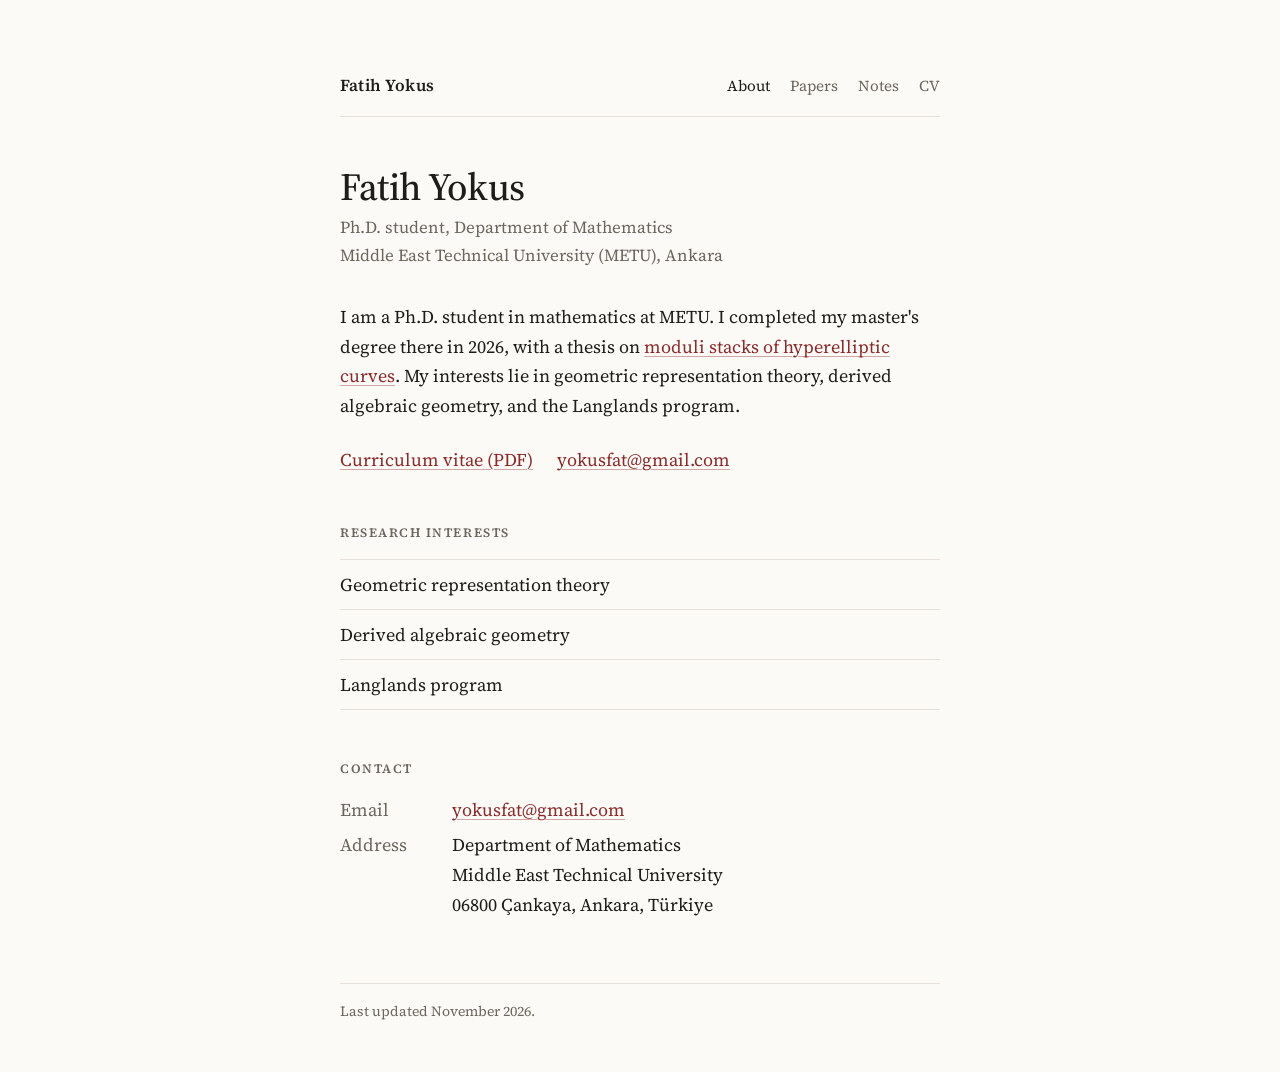
<file: index.html>
<!DOCTYPE html>
<html lang="en">
<head>
  <meta charset="UTF-8">
  <meta name="viewport" content="width=device-width, initial-scale=1.0">
  <title>Fatih Yokus</title>
  <meta name="description" content="Fatih Yokus — Ph.D. student in mathematics at METU, interested in geometric representation theory, derived algebraic geometry and the Langlands program.">
  <link rel="preconnect" href="https://fonts.googleapis.com">
  <link rel="preconnect" href="https://fonts.gstatic.com" crossorigin>
  <link href="https://fonts.googleapis.com/css2?family=Source+Serif+4:ital,opsz,wght@0,8..60,400;0,8..60,500;0,8..60,600;1,8..60,400&display=swap" rel="stylesheet">
  <link rel="stylesheet" href="style.css">
</head>
<body>
  <div class="page">
    <header class="site-header">
      <a class="site-name" href="index.html">Fatih Yokus</a>
      <nav class="site-nav" aria-label="Main">
        <a href="index.html" aria-current="page">About</a>
        <a href="publications.html">Papers</a>
        <a href="notes.html">Notes</a>
        <a href="Resume_CV_.pdf">CV</a>
      </nav>
    </header>

    <main>
      <section class="intro">
        <div>
          <h1>Fatih Yokus</h1>
          <p class="subtitle">Ph.D. student, Department of Mathematics<br>Middle East Technical University (METU), Ankara</p>
        </div>
      </section>

      <p>
        I am a Ph.D. student in mathematics at METU. I completed my master's
        degree there in 2026, with a
        thesis on <a href="papers/Fatih_Yokus_MSc.pdf">moduli stacks of
        hyperelliptic curves</a>. My interests lie in geometric representation
        theory, derived algebraic geometry, and the Langlands program.
      </p>

      <div class="links">
        <a href="Resume_CV_.pdf">Curriculum vitae (PDF)</a>
        <a href="mailto:yokusfat@gmail.com">yokusfat@gmail.com</a>
      </div>

      <h2>Research interests</h2>
      <ul class="plain-list">
        <li>Geometric representation theory</li>
        <li>Derived algebraic geometry</li>
        <li>Langlands program</li>
      </ul>

      <h2>Contact</h2>
      <div class="contact">
        <dl>
          <dt>Email</dt>
          <dd><a href="mailto:yokusfat@gmail.com">yokusfat@gmail.com</a></dd>
          <dt>Address</dt>
          <dd>Department of Mathematics<br>Middle East Technical University<br>06800 Çankaya, Ankara, Türkiye</dd>
        </dl>
      </div>
    </main>

    <footer class="site-footer">
      Last updated November 2026.
    </footer>
  </div>
</body>
</html>
</file>
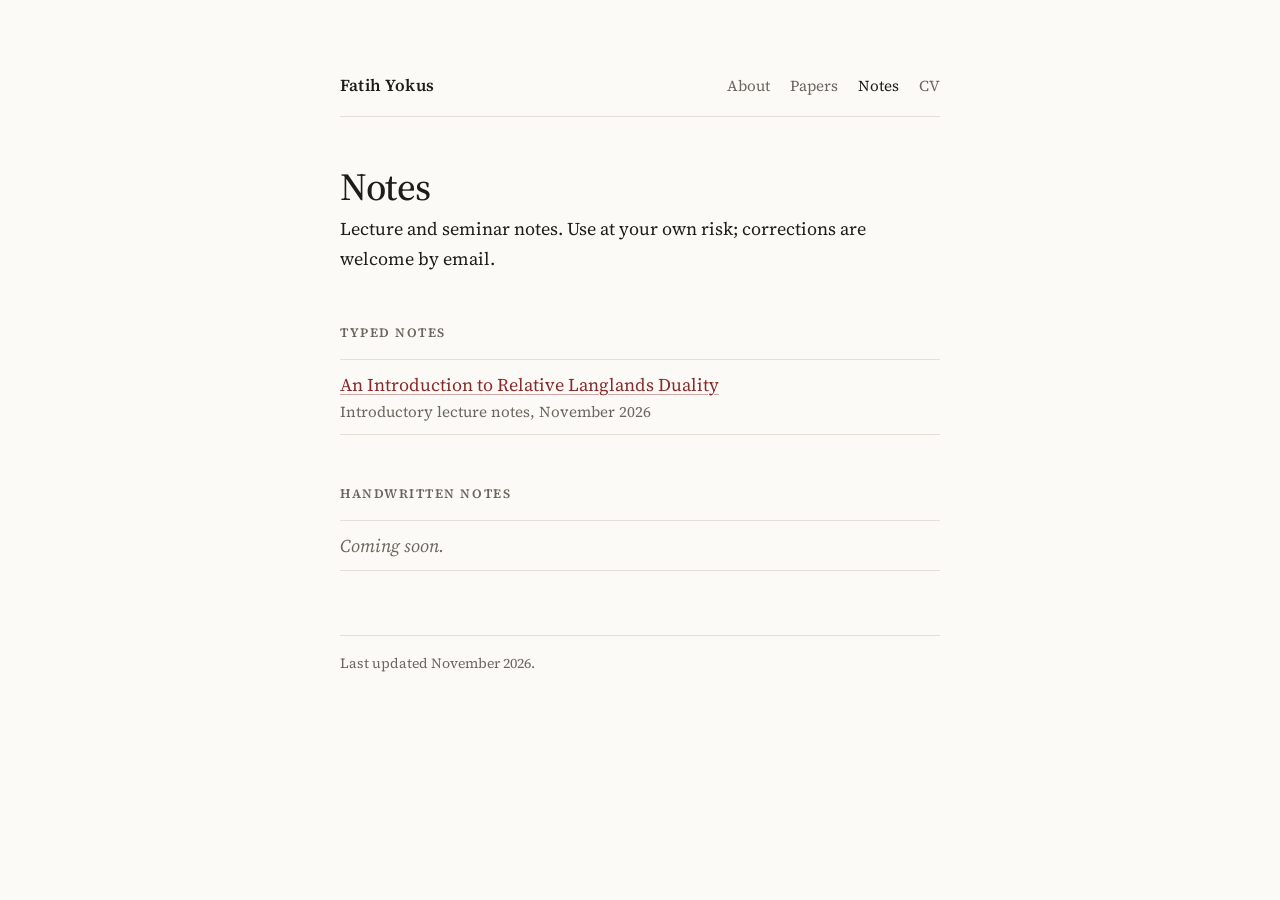
<file: notes.html>
<!DOCTYPE html>
<html lang="en">
<head>
  <meta charset="UTF-8">
  <meta name="viewport" content="width=device-width, initial-scale=1.0">
  <title>Notes · Fatih Yokus</title>
  <link rel="preconnect" href="https://fonts.googleapis.com">
  <link rel="preconnect" href="https://fonts.gstatic.com" crossorigin>
  <link href="https://fonts.googleapis.com/css2?family=Source+Serif+4:ital,opsz,wght@0,8..60,400;0,8..60,500;0,8..60,600;1,8..60,400&display=swap" rel="stylesheet">
  <link rel="stylesheet" href="style.css">
</head>
<body>
  <div class="page">
    <header class="site-header">
      <a class="site-name" href="index.html">Fatih Yokus</a>
      <nav class="site-nav" aria-label="Main">
        <a href="index.html">About</a>
        <a href="publications.html">Papers</a>
        <a href="notes.html" aria-current="page">Notes</a>
        <a href="Resume_CV_.pdf">CV</a>
      </nav>
    </header>

    <main>
      <h1>Notes</h1>
      <p>Lecture and seminar notes. Use at your own risk; corrections are welcome by email.</p>

      <h2>Typed notes</h2>
      <ul class="plain-list">
        <!-- Example entry:
        <li>
          <a class="item-title" href="notes/note1.pdf">Title of the notes</a>
          <span class="item-meta">Course or seminar name, Fall 2026</span>
        </li>
        -->
        <li>
          <a class="item-title" href="notes/relative_langlands_lecture.pdf">An Introduction to Relative Langlands Duality</a>
          <span class="item-meta">Introductory lecture notes, November 2026</span>
        </li>
      </ul>

      <h2>Handwritten notes</h2>
      <ul class="plain-list">
        <!-- Example entry:
        <li>
          <a class="item-title" href="notes/note2.pdf">Title of the notes</a>
          <span class="item-meta">Course or seminar name, Spring 2026</span>
        </li>
        -->
        <li class="empty">Coming soon.</li>
      </ul>
    </main>

    <footer class="site-footer">
      Last updated November 2026.
    </footer>
  </div>
</body>
</html>
</file>
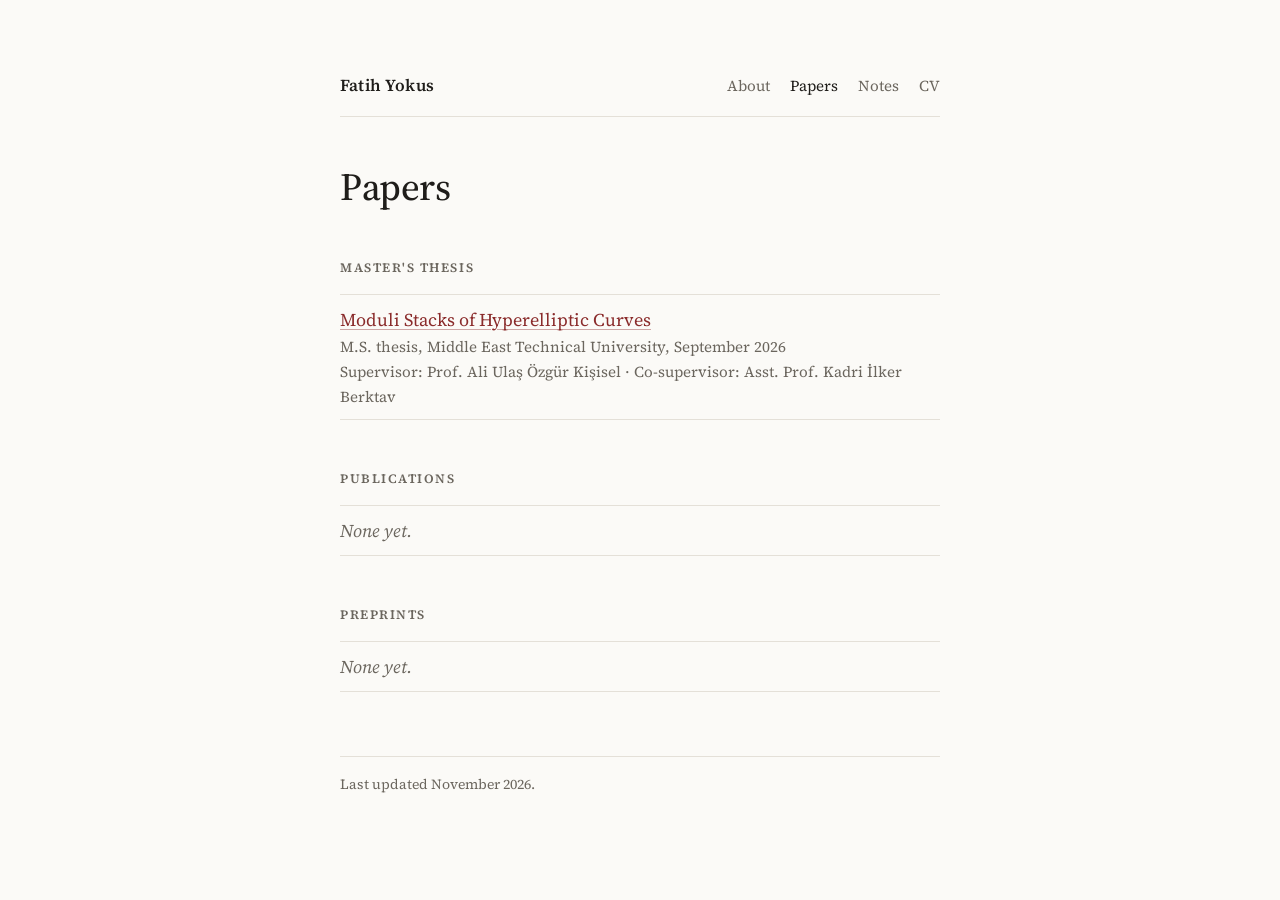
<file: publications.html>
<!DOCTYPE html>
<html lang="en">
<head>
  <meta charset="UTF-8">
  <meta name="viewport" content="width=device-width, initial-scale=1.0">
  <title>Papers · Fatih Yokus</title>
  <link rel="preconnect" href="https://fonts.googleapis.com">
  <link rel="preconnect" href="https://fonts.gstatic.com" crossorigin>
  <link href="https://fonts.googleapis.com/css2?family=Source+Serif+4:ital,opsz,wght@0,8..60,400;0,8..60,500;0,8..60,600;1,8..60,400&display=swap" rel="stylesheet">
  <link rel="stylesheet" href="style.css">
</head>
<body>
  <div class="page">
    <header class="site-header">
      <a class="site-name" href="index.html">Fatih Yokus</a>
      <nav class="site-nav" aria-label="Main">
        <a href="index.html">About</a>
        <a href="publications.html" aria-current="page">Papers</a>
        <a href="notes.html">Notes</a>
        <a href="Resume_CV_.pdf">CV</a>
      </nav>
    </header>

    <main>
      <h1>Papers</h1>

      <h2>Master's thesis</h2>
      <ul class="plain-list">
        <li>
          <a class="item-title" href="papers/Fatih_Yokus_MSc.pdf">Moduli Stacks of Hyperelliptic Curves</a>
          <span class="item-meta">M.S. thesis, Middle East Technical University, September 2026</span>
          <span class="item-meta">Supervisor: Prof. Ali Ulaş Özgür Kişisel · Co-supervisor: Asst. Prof. Kadri İlker Berktav</span>
        </li>
      </ul>

      <h2>Publications</h2>
      <ul class="plain-list">
        <!-- Example entry:
        <li>
          <a class="item-title" href="papers/paper1.pdf">Title of the paper</a>
          <span class="item-meta">with Coauthor Name · Journal Name, 2026</span>
        </li>
        -->
        <li class="empty">None yet.</li>
      </ul>

      <h2>Preprints</h2>
      <ul class="plain-list">
        <!-- Example entry:
        <li>
          <a class="item-title" href="papers/preprint1.pdf">Title of the preprint</a>
          <span class="item-meta">arXiv:0000.00000, 2026</span>
        </li>
        -->
        <li class="empty">None yet.</li>
      </ul>
    </main>

    <footer class="site-footer">
      Last updated November 2026.
    </footer>
  </div>
</body>
</html>
</file>
<file: style.css>
:root {
  --bg: #fbfaf7;
  --text: #1f1d1a;
  --muted: #6b665e;
  --rule: #e4e0d8;
  --accent: #8a2b2b;
  --accent-hover: #5e1c1c;
  --measure: 40rem;
}

@media (prefers-color-scheme: dark) {
  :root {
    --bg: #161514;
    --text: #e8e4dc;
    --muted: #9b958b;
    --rule: #2e2b28;
    --accent: #d9897e;
    --accent-hover: #f0b0a6;
  }
}

*,
*::before,
*::after { box-sizing: border-box; }

html { -webkit-text-size-adjust: 100%; }

body {
  margin: 0;
  background: var(--bg);
  color: var(--text);
  font-family: "Source Serif 4", "Iowan Old Style", Georgia, serif;
  font-size: 1.125rem;
  line-height: 1.65;
  font-optical-sizing: auto;
  -webkit-font-smoothing: antialiased;
}

.page {
  max-width: var(--measure);
  margin: 0 auto;
  padding: 4.5rem 1.25rem 3rem;
}

/* ---------- Header / nav ---------- */

.site-header {
  display: flex;
  justify-content: space-between;
  align-items: baseline;
  flex-wrap: wrap;
  gap: 0.5rem 1.5rem;
  padding-bottom: 1rem;
  border-bottom: 1px solid var(--rule);
  margin-bottom: 3rem;
}

.site-name {
  font-size: 1.05rem;
  font-weight: 600;
  letter-spacing: 0.01em;
  color: var(--text);
  text-decoration: none;
}

.site-nav {
  display: flex;
  gap: 1.25rem;
  font-size: 0.95rem;
}

.site-nav a {
  color: var(--muted);
  text-decoration: none;
}

.site-nav a:hover,
.site-nav a[aria-current="page"] { color: var(--text); }

/* ---------- Typography ---------- */

h1 {
  font-size: 2.4rem;
  line-height: 1.15;
  font-weight: 500;
  letter-spacing: -0.01em;
  margin: 0 0 0.35rem;
}

h2 {
  font-size: 0.8rem;
  font-weight: 600;
  text-transform: uppercase;
  letter-spacing: 0.12em;
  color: var(--muted);
  margin: 3rem 0 1rem;
}

p { margin: 0 0 1rem; }

a {
  color: var(--accent);
  text-decoration: underline;
  text-decoration-thickness: 1px;
  text-underline-offset: 0.18em;
  text-decoration-color: color-mix(in srgb, var(--accent) 40%, transparent);
}

a:hover {
  color: var(--accent-hover);
  text-decoration-color: currentColor;
}

.subtitle {
  color: var(--muted);
  font-size: 1.05rem;
  margin: 0;
}

/* ---------- Intro ---------- */

.intro { margin-bottom: 2rem; }

@media (max-width: 34rem) {
  .page { padding-top: 2.5rem; }
  h1 { font-size: 2rem; }
}

/* ---------- Lists ---------- */

.plain-list {
  list-style: none;
  padding: 0;
  margin: 0;
}

.plain-list li {
  padding: 0.6rem 0;
  border-top: 1px solid var(--rule);
}

.plain-list li:last-child { border-bottom: 1px solid var(--rule); }

.item-title { display: block; }

.item-meta {
  display: block;
  color: var(--muted);
  font-size: 0.95rem;
}

.links {
  display: flex;
  flex-wrap: wrap;
  gap: 0.5rem 1.5rem;
  margin-top: 1.5rem;
}

.contact dl {
  display: grid;
  grid-template-columns: 6rem 1fr;
  gap: 0.35rem 1rem;
  margin: 0;
}

.contact dt { color: var(--muted); }
.contact dd { margin: 0; }

@media (max-width: 34rem) {
  .contact dl { grid-template-columns: 1fr; gap: 0; }
  .contact dd { margin-bottom: 0.6rem; }
}

.empty {
  color: var(--muted);
  font-style: italic;
}

/* ---------- Footer ---------- */

.site-footer {
  margin-top: 4rem;
  padding-top: 1rem;
  border-top: 1px solid var(--rule);
  color: var(--muted);
  font-size: 0.875rem;
}
</file>
